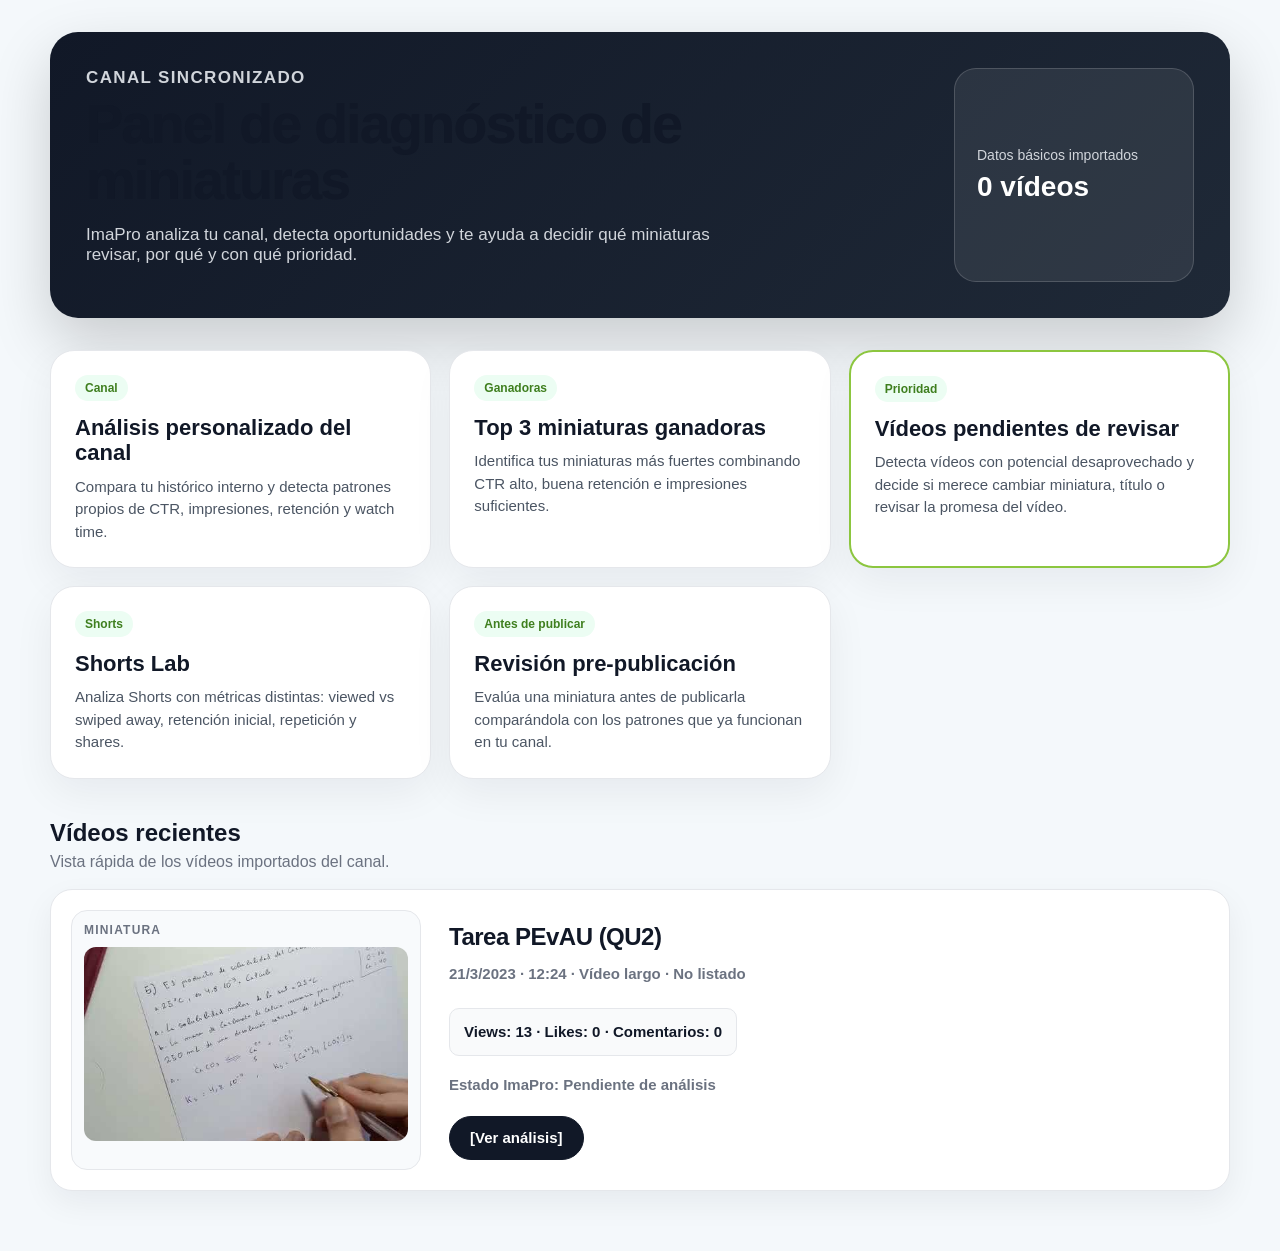
<file: Datos/frontend/index.html>
<!DOCTYPE html>
<html lang="es">
<head>
  <meta charset="UTF-8">
  <meta name="viewport" content="width=device-width, initial-scale=1.0">
  <title>ImaPro | Panel de diagnóstico</title>
  <link rel="stylesheet" href="stilo.css">
</head>
<body>

  <section class="dashboard-hero">
    <div>
      <p class="eyebrow">Canal sincronizado</p>
      <h1>Panel de diagnóstico de miniaturas</h1>
      <p>
        ImaPro analiza tu canal, detecta oportunidades y te ayuda a decidir
        qué miniaturas revisar, por qué y con qué prioridad.
      </p>
    </div>

    <div class="channel-status">
      <span>Datos básicos importados</span>
      <strong id="videosAnalizados">0 vídeos</strong>
    </div>
  </section>

  <section class="module-grid">
    <a class="module-card" href="analisis-canal.html">
      <span class="module-tag">Canal</span>
      <h2>Análisis personalizado del canal</h2>
      <p>
        Compara tu histórico interno y detecta patrones propios de CTR,
        impresiones, retención y watch time.
      </p>
    </a>

    <a class="module-card" href="top-miniaturas.html">
      <span class="module-tag">Ganadoras</span>
      <h2>Top 3 miniaturas ganadoras</h2>
      <p>
        Identifica tus miniaturas más fuertes combinando CTR alto,
        buena retención e impresiones suficientes.
      </p>
    </a>

    <a class="module-card module-card-highlight" href="pendientes.html">
      <span class="module-tag">Prioridad</span>
      <h2>Vídeos pendientes de revisar</h2>
      <p>
        Detecta vídeos con potencial desaprovechado y decide si merece cambiar
        miniatura, título o revisar la promesa del vídeo.
      </p>
    </a>

    <a class="module-card" href="shorts.html">
      <span class="module-tag">Shorts</span>
      <h2>Shorts Lab</h2>
      <p>
        Analiza Shorts con métricas distintas: viewed vs swiped away,
        retención inicial, repetición y shares.
      </p>
    </a>

    <a class="module-card" href="prepublicacion.html">
      <span class="module-tag">Antes de publicar</span>
      <h2>Revisión pre-publicación</h2>
      <p>
        Evalúa una miniatura antes de publicarla comparándola con los patrones
        que ya funcionan en tu canal.
      </p>
    </a>
  </section>

  <section class="recent-videos-section">
    <div class="section-heading">
      <h2>Vídeos recientes</h2>
      <p>Vista rápida de los vídeos importados del canal.</p>
    </div>

    <div id="videosContainer" class="videos-grid"></div>
  </section>

  <script src="script.js"></script>
</body>
</html>
</file>
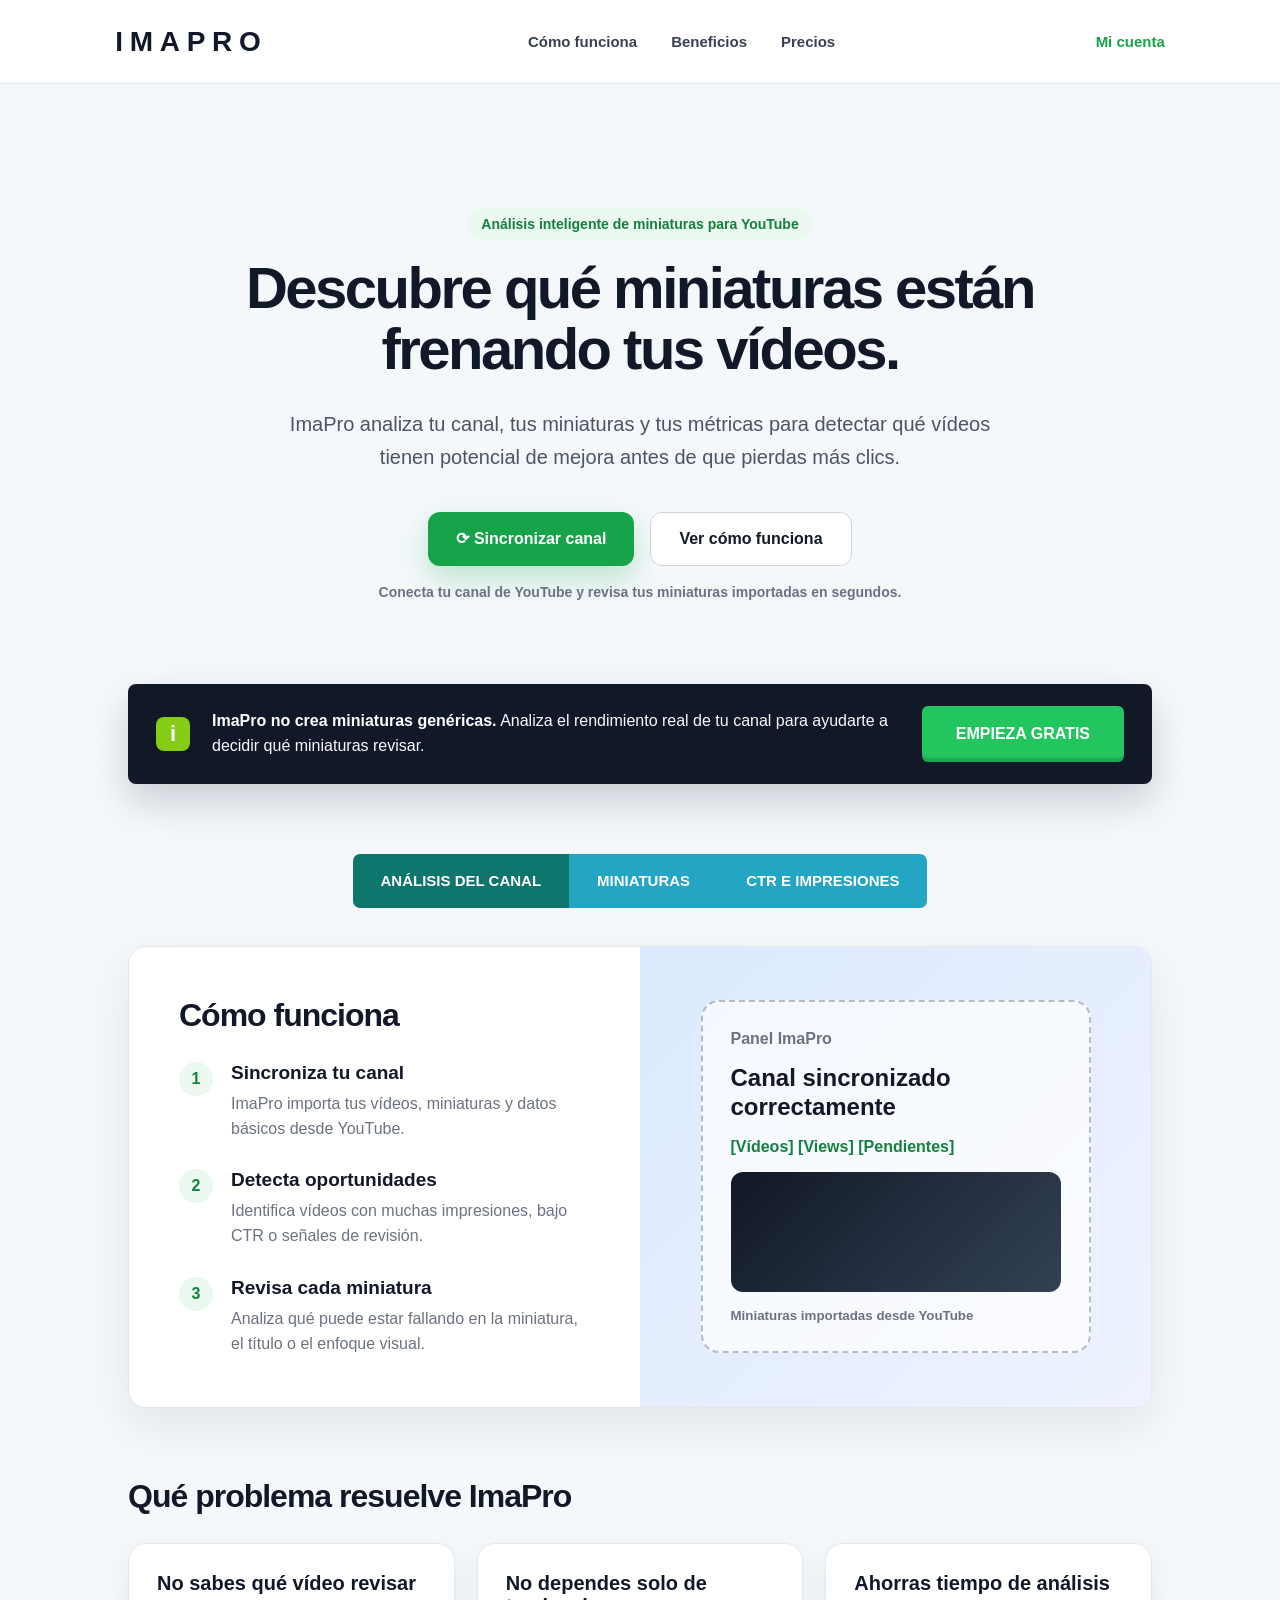
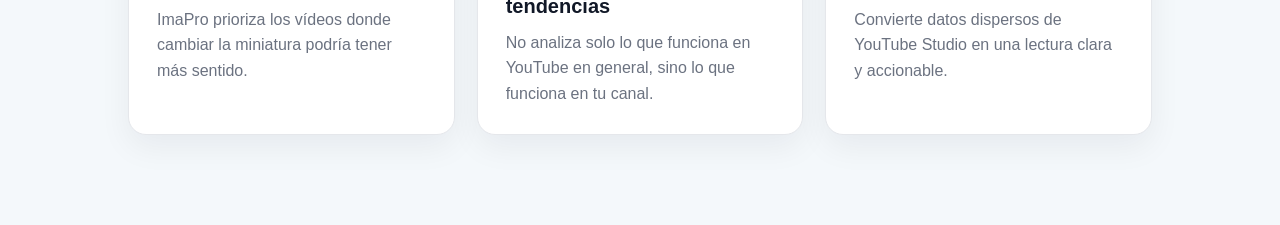
<file: Datos/frontend/landing.html>
<!DOCTYPE html>
<html lang="es">
<head>
  <meta charset="UTF-8" />
  <meta name="viewport" content="width=device-width, initial-scale=1.0" />
  <title>ImaPro - Optimiza tus miniaturas</title>
  <link rel="stylesheet" href="stilo.css" />
</head>

<body class="landing-body">

  <header class="landing-header">
    <div class="landing-logo">IMAPRO</div>

    <nav class="landing-nav">
      <a href="#como-funciona">Cómo funciona</a>
      <a href="#beneficios">Beneficios</a>
      <a href="#precios">Precios</a>
    </nav>

    <a href="index.html" class="landing-login">Mi cuenta</a>
  </header>

  <main class="landing-main">

    <section class="landing-hero">
      <p class="landing-kicker">Análisis inteligente de miniaturas para YouTube</p>

      <h1>
        Descubre qué miniaturas están frenando tus vídeos.
      </h1>

      <p class="landing-subtitle">
        ImaPro analiza tu canal, tus miniaturas y tus métricas para detectar qué vídeos
        tienen potencial de mejora antes de que pierdas más clics.
      </p>

      <div class="landing-actions">
        <a href="index.html" class="primary-cta">⟳ Sincronizar canal</a>
        <a href="#como-funciona" class="secondary-cta">Ver cómo funciona</a>
      </div>

      <p class="landing-note">
        Conecta tu canal de YouTube y revisa tus miniaturas importadas en segundos.
      </p>
    </section>

    <section class="landing-alert">
      <div class="alert-icon">i</div>

      <div class="alert-text">
        <strong>ImaPro no crea miniaturas genéricas.</strong>
        Analiza el rendimiento real de tu canal para ayudarte a decidir qué miniaturas revisar.
      </div>

      <a href="index.html" class="alert-button">EMPIEZA GRATIS</a>
    </section>

    <section class="landing-tabs">
      <button class="landing-tab active">ANÁLISIS DEL CANAL</button>
      <button class="landing-tab">MINIATURAS</button>
      <button class="landing-tab">CTR E IMPRESIONES</button>
    </section>

    <section class="landing-preview" id="como-funciona">
      <div class="preview-card">
        <h2>Cómo funciona</h2>

        <div class="steps">
          <div class="step">
            <span>1</span>
            <div>
              <h3>Sincroniza tu canal</h3>
              <p>ImaPro importa tus vídeos, miniaturas y datos básicos desde YouTube.</p>
            </div>
          </div>

          <div class="step">
            <span>2</span>
            <div>
              <h3>Detecta oportunidades</h3>
              <p>Identifica vídeos con muchas impresiones, bajo CTR o señales de revisión.</p>
            </div>
          </div>

          <div class="step">
            <span>3</span>
            <div>
              <h3>Revisa cada miniatura</h3>
              <p>Analiza qué puede estar fallando en la miniatura, el título o el enfoque visual.</p>
            </div>
          </div>
        </div>
      </div>

      <div class="upload-preview">
        <div class="upload-box">
          <p>Panel ImaPro</p>
          <strong>Canal sincronizado correctamente</strong>
          <span>[Vídeos] [Views] [Pendientes]</span>
          <div class="fake-thumbnail"></div>
          <small>Miniaturas importadas desde YouTube</small>
        </div>
      </div>
    </section>

    <section class="landing-benefits" id="beneficios">
      <h2>Qué problema resuelve ImaPro</h2>

      <div class="benefit-grid">
        <div class="benefit-card">
          <h3>No sabes qué vídeo revisar</h3>
          <p>ImaPro prioriza los vídeos donde cambiar la miniatura podría tener más sentido.</p>
        </div>

        <div class="benefit-card">
          <h3>No dependes solo de tendencias</h3>
          <p>No analiza solo lo que funciona en YouTube en general, sino lo que funciona en tu canal.</p>
        </div>

        <div class="benefit-card">
          <h3>Ahorras tiempo de análisis</h3>
          <p>Convierte datos dispersos de YouTube Studio en una lectura clara y accionable.</p>
        </div>
      </div>
    </section>

  </main>

</body>
</html>
</file>
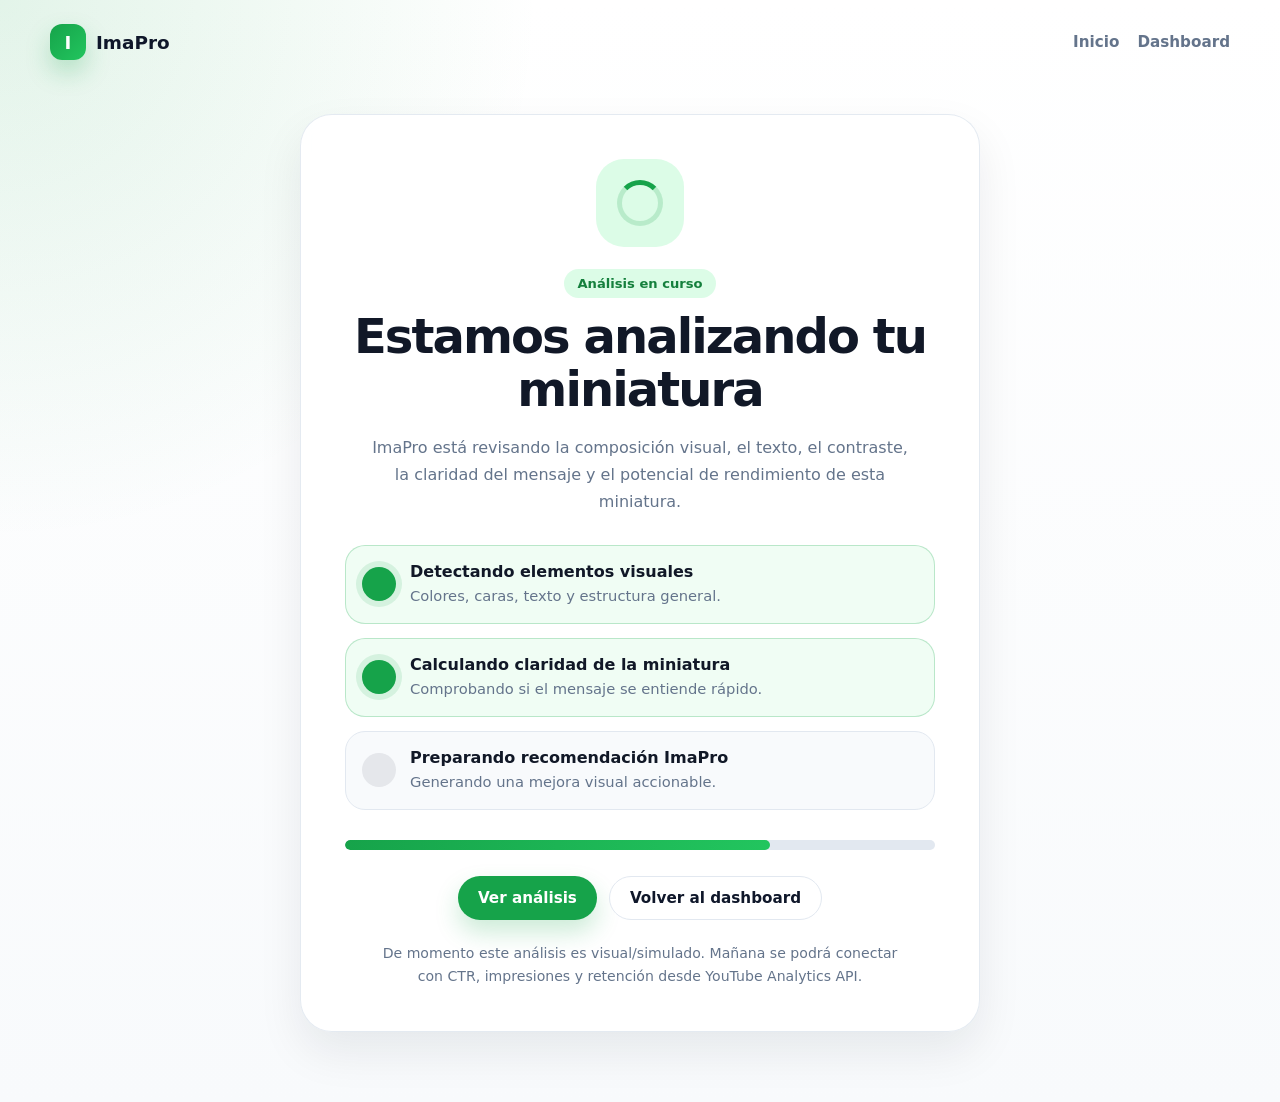
<file: Datos/frontend/loading.html>
<!DOCTYPE html>
<html lang="es">
<head>
  <meta charset="UTF-8" />
  <meta name="viewport" content="width=device-width, initial-scale=1.0" />
  <title>Analizando miniatura | ImaPro</title>
  <link rel="stylesheet" href="stilo.css" />
</head>

<body class="imap-body">

  <header class="imap-topbar">
    <div class="imap-brand">
      <div class="imap-logo">I</div>
      <span>ImaPro</span>
    </div>

    <nav class="imap-nav">
      <a href="landing.html">Inicio</a>
      <a href="index.html">Dashboard</a>
    </nav>
  </header>

  <main class="loading-page">

    <section class="loading-card">

      <div class="loading-icon-wrapper">
        <div class="loading-spinner"></div>
      </div>

      <p class="loading-label">Análisis en curso</p>

      <h1>Estamos analizando tu miniatura</h1>

      <p class="loading-description">
        ImaPro está revisando la composición visual, el texto, el contraste,
        la claridad del mensaje y el potencial de rendimiento de esta miniatura.
      </p>

      <div class="analysis-steps">
        <div class="analysis-step active">
          <span class="step-dot"></span>
          <div>
            <strong>Detectando elementos visuales</strong>
            <p>Colores, caras, texto y estructura general.</p>
          </div>
        </div>

        <div class="analysis-step active">
          <span class="step-dot"></span>
          <div>
            <strong>Calculando claridad de la miniatura</strong>
            <p>Comprobando si el mensaje se entiende rápido.</p>
          </div>
        </div>

        <div class="analysis-step">
          <span class="step-dot"></span>
          <div>
            <strong>Preparando recomendación ImaPro</strong>
            <p>Generando una mejora visual accionable.</p>
          </div>
        </div>
      </div>

      <div class="loading-progress">
        <div class="loading-progress-bar"></div>
      </div>

      <div class="loading-actions">
        <a id="go-detail-btn" class="primary-btn" href="detalle.html">
          Ver análisis
        </a>

        <a class="secondary-btn" href="index.html">
          Volver al dashboard
        </a>
      </div>

      <p class="loading-note">
        De momento este análisis es visual/simulado. Mañana se podrá conectar con
        CTR, impresiones y retención desde YouTube Analytics API.
      </p>

    </section>

  </main>

  <script src="script.js"></script>
</body>
</html>
</file>
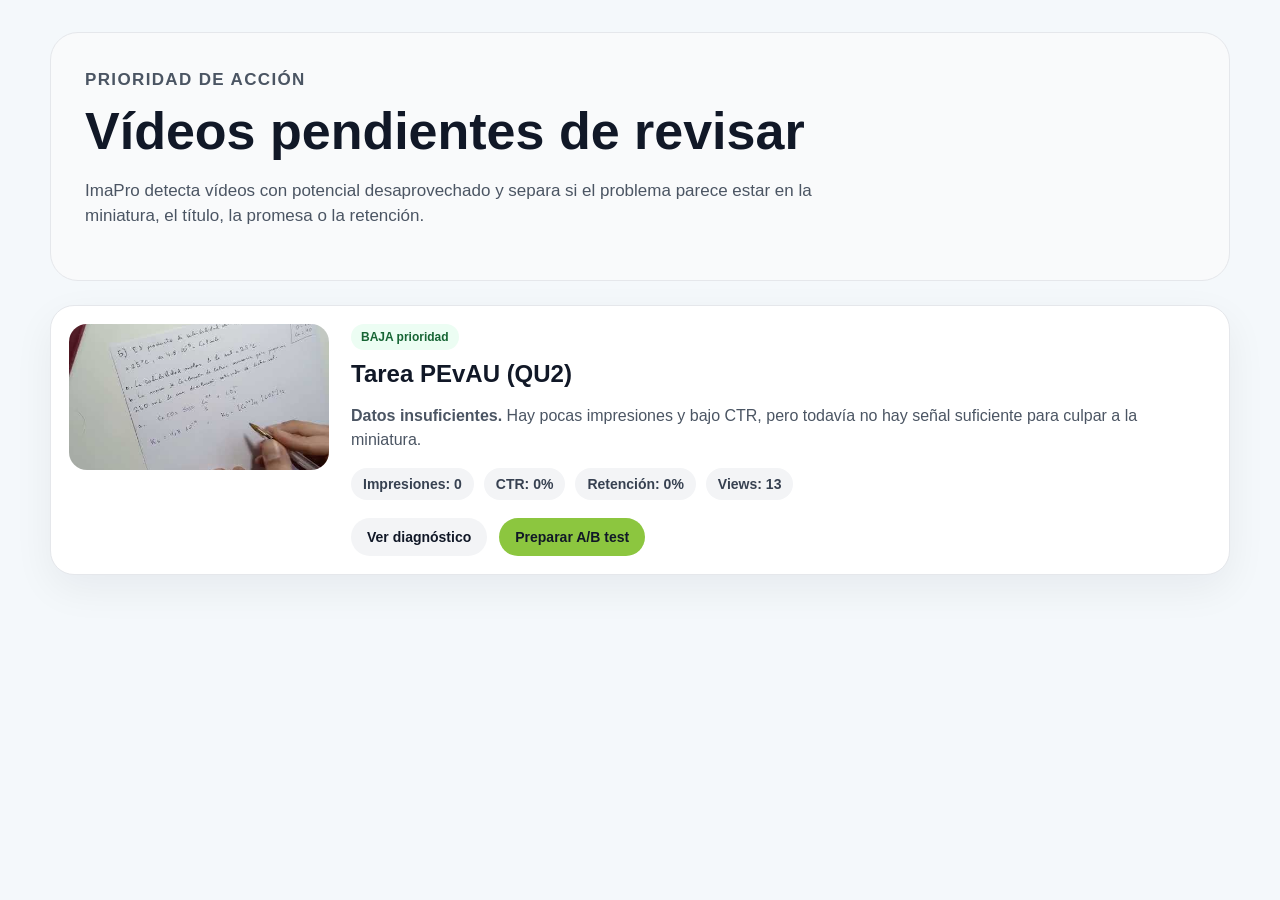
<file: Datos/frontend/pendientes.html>
<!DOCTYPE html>
<html lang="es">
<head>
  <meta charset="UTF-8">
  <meta name="viewport" content="width=device-width, initial-scale=1.0">
  <title>Vídeos pendientes de revisar | ImaPro</title>
  <link rel="stylesheet" href="stilo.css">
</head>
<body>

  <main>
    <section class="page-hero">
      <p class="eyebrow">Prioridad de acción</p>
      <h1>Vídeos pendientes de revisar</h1>
      <p>
        ImaPro detecta vídeos con potencial desaprovechado y separa si el problema
        parece estar en la miniatura, el título, la promesa o la retención.
      </p>
    </section>

    <section id="pendientesContainer" class="diagnosis-list"></section>
  </main>

  <script src="script.js"></script>
</body>
</html>
</file>
<file: Datos/frontend/stilo.css>
* {
  box-sizing: border-box;
}

:root {
  --bg: #f4f8fb;
  --panel: #ffffff;
  --panel-soft: #f8fafc;
  --text: #111827;
  --muted: #6b7280;
  --muted-dark: #374151;
  --border: #e5e7eb;
  --border-strong: #d1d5db;
  --green: #16a34a;
  --green-dark: #15803d;
  --green-soft: #eaf8ef;
  --blue: #22a6c4;
  --blue-dark: #0f766e;
  --dark: #111827;
  --shadow: 0 18px 45px rgba(15, 23, 42, 0.08);
  --shadow-soft: 0 12px 32px rgba(15, 23, 42, 0.06);
  --radius-lg: 22px;
  --radius-md: 16px;
  --radius-sm: 10px;
}

body {
  margin: 0;
  font-family: Inter, Arial, Helvetica, sans-serif;
  color: var(--text);
  background: var(--bg);
}

/* ==========================
   DASHBOARD POST-SINCRONIZACIÓN
========================== */

.dashboard-body {
  min-height: 100vh;
  background:
    radial-gradient(circle at top left, rgba(22, 163, 74, 0.10), transparent 30%),
    linear-gradient(180deg, #f8fafc 0%, #f4f8fb 100%);
}

/* HEADER */

.dashboard-header {
  width: 100%;
  height: 84px;
  padding: 0 9%;
  display: flex;
  align-items: center;
  justify-content: space-between;
  background: #ffffff;
  border-bottom: 1px solid var(--border);
  position: sticky;
  top: 0;
  z-index: 10;
}

.dashboard-logo {
  color: var(--dark);
  text-decoration: none;
  font-size: 28px;
  font-weight: 900;
  letter-spacing: 0.24em;
}

.dashboard-nav {
  display: flex;
  align-items: center;
  gap: 30px;
}

.dashboard-nav a {
  color: var(--muted-dark);
  text-decoration: none;
  font-size: 15px;
  font-weight: 700;
}

.dashboard-nav a:hover,
.dashboard-nav a.active {
  color: var(--green);
}

.sync-button {
  min-height: 46px;
  padding: 0 20px;
  border-radius: 12px;
  border: 1px solid rgba(22, 163, 74, 0.25);
  background: var(--green-soft);
  color: var(--green-dark);
  font-family: inherit;
  font-size: 15px;
  font-weight: 900;
  cursor: pointer;
  transition: all 0.18s ease;
}

.sync-button:hover {
  background: #dcfce7;
  transform: translateY(-2px);
  box-shadow: 0 10px 24px rgba(22, 163, 74, 0.16);
}

/* MAIN */

.dashboard-main {
  width: 82%;
  max-width: 1180px;
  margin: 0 auto;
  padding: 54px 0 90px;
}

/* HERO */

.dashboard-hero {
  display: grid;
  grid-template-columns: 1.5fr 0.85fr;
  gap: 34px;
  align-items: stretch;
  margin-bottom: 30px;
}

.dashboard-hero-content {
  padding: 46px 48px;
  border-radius: var(--radius-lg);
  background: #ffffff;
  border: 1px solid var(--border);
  box-shadow: var(--shadow);
}

.dashboard-kicker,
.section-kicker {
  display: inline-block;
  margin: 0 0 18px;
  padding: 8px 14px;
  border-radius: 999px;
  background: var(--green-soft);
  color: var(--green-dark);
  font-size: 14px;
  font-weight: 900;
}

.dashboard-hero h1 {
  max-width: 740px;
  margin: 0;
  color: var(--dark);
  font-size: 48px;
  line-height: 1.05;
  letter-spacing: -2px;
}

.dashboard-subtitle {
  max-width: 760px;
  margin: 24px 0 0;
  color: #4b5563;
  font-size: 18px;
  line-height: 1.65;
  font-weight: 500;
}

.dashboard-hero-card {
  padding: 34px;
  border-radius: var(--radius-lg);
  background: var(--dark);
  color: #ffffff;
  box-shadow: 0 18px 38px rgba(15, 23, 42, 0.18);
  display: flex;
  flex-direction: column;
  justify-content: center;
}

.hero-card-label {
  width: fit-content;
  margin-bottom: 18px;
  padding: 7px 12px;
  border-radius: 999px;
  background: rgba(34, 197, 94, 0.14);
  color: #86efac;
  font-size: 13px;
  font-weight: 900;
}

.dashboard-hero-card strong {
  display: block;
  margin-bottom: 14px;
  font-size: 26px;
  line-height: 1.15;
  letter-spacing: -0.8px;
}

.dashboard-hero-card p {
  margin: 0;
  color: #d1d5db;
  font-size: 15px;
  line-height: 1.6;
}

/* MÉTRICAS */

.dashboard-metrics {
  display: grid;
  grid-template-columns: repeat(3, 1fr);
  gap: 22px;
  margin-bottom: 28px;
}

.dashboard-metric-card {
  min-height: 148px;
  padding: 26px;
  border-radius: var(--radius-md);
  background: #ffffff;
  border: 1px solid var(--border);
  box-shadow: var(--shadow-soft);
}

.metric-label {
  display: block;
  margin-bottom: 12px;
  color: var(--muted);
  font-size: 14px;
  font-weight: 900;
  text-transform: uppercase;
  letter-spacing: 0.06em;
}

.dashboard-metric-card strong {
  display: block;
  margin-bottom: 8px;
  color: var(--dark);
  font-size: 42px;
  line-height: 1;
  letter-spacing: -1.5px;
}

.dashboard-metric-card small {
  color: var(--muted);
  font-size: 14px;
  font-weight: 600;
}

/* AVISO */

.dashboard-alert {
  min-height: 94px;
  margin-bottom: 32px;
  padding: 22px 28px;
  display: grid;
  grid-template-columns: auto 1fr;
  align-items: center;
  gap: 20px;
  border-radius: 10px;
  background: var(--dark);
  color: #ffffff;
  box-shadow: 0 18px 38px rgba(15, 23, 42, 0.16);
}

.alert-icon {
  width: 34px;
  height: 34px;
  border-radius: 8px;
  display: flex;
  align-items: center;
  justify-content: center;
  background: #84cc16;
  color: #ffffff;
  font-size: 22px;
  font-weight: 900;
}

.alert-text {
  color: #f9fafb;
  font-size: 16px;
  line-height: 1.55;
}

.alert-text strong {
  color: #ffffff;
}

/* CONTROLES */

.dashboard-controls {
  margin-bottom: 18px;
  padding: 30px;
  border-radius: var(--radius-lg);
  background: #ffffff;
  border: 1px solid var(--border);
  box-shadow: var(--shadow-soft);
  display: flex;
  align-items: flex-end;
  justify-content: space-between;
  gap: 24px;
}

.dashboard-controls h2 {
  margin: 0;
  color: var(--dark);
  font-size: 32px;
  letter-spacing: -1px;
}

.search-wrapper {
  min-width: 340px;
}

.search-label {
  position: absolute;
  width: 1px;
  height: 1px;
  padding: 0;
  margin: -1px;
  overflow: hidden;
  clip: rect(0, 0, 0, 0);
  white-space: nowrap;
  border: 0;
}

.search-box {
  width: 100%;
  height: 48px;
  display: block;
  padding: 0 16px;
  border: 1px solid var(--border-strong);
  border-radius: 999px;
  background: #ffffff;
  color: var(--text);
  font-family: inherit;
  font-size: 15px;
  font-weight: 650;
  outline: none;
  transition: all 0.18s ease;
}

.search-box::placeholder {
  color: #9ca3af;
  opacity: 1;
}

.search-box:focus {
  border-color: rgba(22, 163, 74, 0.65);
  box-shadow: 0 0 0 4px rgba(22, 163, 74, 0.12);
}

/* TABS */

.dashboard-tabs {
  display: flex;
  flex-wrap: wrap;
  gap: 10px;
  margin-bottom: 22px;
}

.dashboard-tab {
  min-height: 42px;
  padding: 0 18px;
  border: 1px solid var(--border);
  border-radius: 999px;
  background: #ffffff;
  color: var(--muted-dark);
  font-family: inherit;
  font-size: 14px;
  font-weight: 900;
  cursor: pointer;
  transition: all 0.18s ease;
}

.dashboard-tab:hover,
.dashboard-tab.active {
  background: var(--blue-dark);
  color: #ffffff;
  border-color: var(--blue-dark);
}

/* LISTA Y CARD DE VÍDEO */

.videos-container {
  display: flex;
  flex-direction: column;
  gap: 20px;
}

.video-card {
  display: flex;
  align-items: stretch;
  gap: 24px;
  padding: 20px;
  border: 1px solid var(--border);
  border-radius: var(--radius-lg);
  background: #ffffff;
  box-shadow: var(--shadow-soft);
  transition: all 0.18s ease;
}

.video-card:hover {
  transform: translateY(-2px);
  box-shadow: 0 20px 46px rgba(15, 23, 42, 0.10);
}

.thumbnail-box {
  width: 350px;
  min-height: 235px;
  padding: 12px;
  border: 1px solid var(--border);
  border-radius: var(--radius-md);
  background: var(--panel-soft);
  flex: 0 0 auto;
}

.thumbnail-title {
  margin-bottom: 10px;
  font-size: 12px;
  font-weight: 900;
  color: var(--muted);
  text-transform: uppercase;
  letter-spacing: 0.10em;
}

.thumbnail-image,
.thumbnail-placeholder {
  width: 100%;
  height: 194px;
  display: block;
  object-fit: cover;
  border-radius: 12px;
  background: linear-gradient(135deg, #e5e7eb 0%, #f3f4f6 100%);
}

.video-info {
  flex: 1;
  max-width: 720px;
  padding: 10px 4px;
  font-family: inherit;
  font-weight: 600;
  font-size: 16px;
  line-height: 1.45;
}

.video-title {
  margin-bottom: 8px;
  color: var(--dark);
  font-size: 24px;
  font-weight: 900;
  letter-spacing: -0.5px;
}

.video-meta {
  margin-bottom: 24px;
  color: var(--muted);
  font-size: 15px;
  font-weight: 650;
}

.video-stats {
  margin-bottom: 18px;
  padding: 12px 14px;
  display: inline-block;
  border-radius: var(--radius-sm);
  background: #f9fafb;
  border: 1px solid var(--border);
  color: var(--dark);
  font-size: 15px;
  font-weight: 800;
}

.video-status {
  margin-bottom: 20px;
  color: var(--muted);
  font-size: 15px;
  font-weight: 650;
}

.analysis-button {
  min-height: 44px;
  padding: 0 20px;
  display: inline-flex;
  align-items: center;
  justify-content: center;
  border: 1px solid var(--dark);
  border-radius: 999px;
  background: var(--dark);
  color: #ffffff;
  font-family: inherit;
  font-size: 15px;
  font-weight: 900;
  text-decoration: none;
  cursor: pointer;
  transition: all 0.18s ease;
}

.analysis-button:hover {
  background: #000000;
  transform: translateY(-2px);
  box-shadow: 0 10px 24px rgba(17, 24, 39, 0.18);
}

/* MENSAJES */

.loading-message,
.empty-message,
.error-message {
  margin: 0;
  padding: 18px 20px;
  border-radius: var(--radius-md);
  background: #ffffff;
  border: 1px solid var(--border);
  font-family: inherit;
  font-weight: 800;
  font-size: 16px;
  box-shadow: var(--shadow-soft);
}

.error-message {
  color: #b91c1c;
  background: #fef2f2;
  border-color: #fecaca;
}

/* ==========================
   LANDING PÚBLICA IMAPRO
========================== */

.landing-body {
  margin: 0;
  min-height: 100vh;
  background: #f4f8fb;
  font-family: Inter, Arial, Helvetica, sans-serif;
  color: #111827;
}

.landing-header {
  width: 100%;
  height: 84px;
  padding: 0 9%;
  display: flex;
  align-items: center;
  justify-content: space-between;
  background: #ffffff;
  border-bottom: 1px solid #e5e7eb;
  position: sticky;
  top: 0;
  z-index: 10;
}

.landing-logo {
  font-size: 28px;
  font-weight: 900;
  letter-spacing: 0.24em;
  color: #111827;
}

.landing-nav {
  display: flex;
  gap: 34px;
}

.landing-nav a {
  color: #374151;
  text-decoration: none;
  font-size: 15px;
  font-weight: 700;
}

.landing-nav a:hover {
  color: #16a34a;
}

.landing-login {
  text-decoration: none;
  color: #16a34a;
  font-weight: 800;
  font-size: 15px;
}

.landing-main {
  width: 100%;
}

.landing-hero {
  max-width: 980px;
  margin: 0 auto;
  padding: 110px 24px 70px;
  text-align: center;
}

.landing-kicker {
  display: inline-block;
  margin-bottom: 18px;
  padding: 8px 14px;
  border-radius: 999px;
  background: #eaf8ef;
  color: #15803d;
  font-size: 14px;
  font-weight: 800;
}

.landing-hero h1 {
  margin: 0 auto;
  max-width: 900px;
  font-size: 58px;
  line-height: 1.05;
  letter-spacing: -2.5px;
  color: #111827;
}

.landing-subtitle {
  max-width: 760px;
  margin: 28px auto 0;
  color: #4b5563;
  font-size: 20px;
  line-height: 1.65;
  font-weight: 500;
}

.landing-actions {
  display: flex;
  justify-content: center;
  gap: 16px;
  margin-top: 38px;
}

.primary-cta,
.secondary-cta {
  min-height: 54px;
  padding: 0 28px;
  display: inline-flex;
  align-items: center;
  justify-content: center;
  border-radius: 12px;
  text-decoration: none;
  font-size: 16px;
  font-weight: 900;
  transition: all 0.18s ease;
}

.primary-cta {
  background: #16a34a;
  color: #ffffff;
  box-shadow: 0 12px 28px rgba(22, 163, 74, 0.25);
}

.primary-cta:hover {
  background: #15803d;
  transform: translateY(-2px);
}

.secondary-cta {
  background: #ffffff;
  color: #111827;
  border: 1px solid #d1d5db;
}

.secondary-cta:hover {
  background: #f9fafb;
  transform: translateY(-2px);
}

.landing-note {
  margin-top: 18px;
  color: #6b7280;
  font-size: 14px;
  font-weight: 600;
}

.landing-alert {
  width: 80%;
  margin: 0 auto 70px;
  min-height: 100px;
  padding: 22px 28px;
  display: grid;
  grid-template-columns: auto 1fr auto;
  align-items: center;
  gap: 22px;
  border-radius: 8px;
  background: #111827;
  color: #ffffff;
  box-shadow: 0 18px 38px rgba(15, 23, 42, 0.18);
}

.alert-button {
  min-height: 56px;
  padding: 0 34px;
  border-radius: 6px;
  background: #22c55e;
  color: #ffffff;
  display: inline-flex;
  align-items: center;
  justify-content: center;
  text-decoration: none;
  font-size: 16px;
  font-weight: 900;
  box-shadow: inset 0 -4px 0 rgba(0, 0, 0, 0.14);
}

.alert-button:hover {
  background: #16a34a;
}

.landing-tabs {
  display: flex;
  justify-content: center;
  margin-bottom: 38px;
}

.landing-tab {
  min-height: 54px;
  padding: 0 28px;
  border: 0;
  background: #22a6c4;
  color: #ffffff;
  font-family: inherit;
  font-size: 15px;
  font-weight: 900;
  cursor: pointer;
}

.landing-tab:first-child {
  border-radius: 7px 0 0 7px;
}

.landing-tab:last-child {
  border-radius: 0 7px 7px 0;
}

.landing-tab.active {
  background: #0f766e;
}

.landing-preview {
  width: 80%;
  margin: 0 auto 70px;
  display: grid;
  grid-template-columns: 1fr 1fr;
  background: #ffffff;
  border-radius: 18px;
  overflow: hidden;
  border: 1px solid #e5e7eb;
  box-shadow: 0 18px 45px rgba(15, 23, 42, 0.08);
}

.preview-card {
  padding: 50px;
}

.preview-card h2,
.landing-benefits h2 {
  margin: 0 0 28px;
  font-size: 32px;
  letter-spacing: -1px;
}

.steps {
  display: flex;
  flex-direction: column;
  gap: 28px;
}

.step {
  display: flex;
  gap: 18px;
}

.step span {
  width: 34px;
  height: 34px;
  border-radius: 50%;
  flex: 0 0 auto;
  display: flex;
  align-items: center;
  justify-content: center;
  background: #eaf8ef;
  color: #15803d;
  font-weight: 900;
}

.step h3 {
  margin: 0 0 8px;
  font-size: 19px;
}

.step p {
  margin: 0;
  color: #6b7280;
  line-height: 1.55;
}

.upload-preview {
  padding: 50px;
  background: linear-gradient(135deg, #dbeafe 0%, #eef2ff 100%);
  display: flex;
  align-items: center;
  justify-content: center;
}

.upload-box {
  width: 100%;
  max-width: 390px;
  min-height: 330px;
  border: 2px dashed rgba(17, 24, 39, 0.28);
  border-radius: 18px;
  padding: 28px;
  background: rgba(255, 255, 255, 0.7);
  display: flex;
  flex-direction: column;
  gap: 16px;
}

.upload-box p {
  margin: 0;
  color: #6b7280;
  font-weight: 800;
}

.upload-box strong {
  font-size: 24px;
  line-height: 1.2;
}

.upload-box span {
  color: #15803d;
  font-weight: 900;
}

.fake-thumbnail {
  width: 100%;
  height: 120px;
  border-radius: 12px;
  background: linear-gradient(135deg, #111827 0%, #334155 100%);
}

.upload-box small {
  color: #6b7280;
  font-weight: 700;
}

.landing-benefits {
  width: 80%;
  margin: 0 auto 90px;
}

.benefit-grid {
  display: grid;
  grid-template-columns: repeat(3, 1fr);
  gap: 22px;
}

.benefit-card {
  padding: 28px;
  border-radius: 18px;
  background: #ffffff;
  border: 1px solid #e5e7eb;
  box-shadow: 0 12px 32px rgba(15, 23, 42, 0.06);
}

.benefit-card h3 {
  margin: 0 0 12px;
  font-size: 20px;
}

.benefit-card p {
  margin: 0;
  color: #6b7280;
  line-height: 1.6;
}

/* ==========================
   RESPONSIVE
========================== */

@media (max-width: 1000px) {
  .dashboard-header,
  .landing-header {
    height: auto;
    padding: 20px;
    flex-direction: column;
    gap: 18px;
  }

  .dashboard-nav,
  .landing-nav {
    flex-wrap: wrap;
    justify-content: center;
    gap: 18px;
  }

  .dashboard-main {
    width: calc(100% - 32px);
    padding-top: 32px;
  }

  .dashboard-hero {
    grid-template-columns: 1fr;
  }

  .dashboard-hero h1 {
    font-size: 36px;
  }

  .dashboard-metrics {
    grid-template-columns: 1fr;
  }

  .dashboard-controls {
    flex-direction: column;
    align-items: flex-start;
  }

  .search-wrapper {
    width: 100%;
    min-width: 0;
  }

  .video-card {
    flex-direction: column;
  }

  .thumbnail-box {
    width: 100%;
  }

  .thumbnail-image,
  .thumbnail-placeholder {
    height: 220px;
  }

  .landing-hero {
    padding-top: 70px;
  }

  .landing-hero h1 {
    font-size: 38px;
  }

  .landing-subtitle {
    font-size: 17px;
  }

  .landing-actions {
    flex-direction: column;
    align-items: center;
  }

  .primary-cta,
  .secondary-cta {
    width: 100%;
    max-width: 320px;
  }

  .landing-alert {
    width: calc(100% - 32px);
    grid-template-columns: 1fr;
    text-align: center;
  }

  .alert-icon {
    margin: 0 auto;
  }

  .landing-tabs {
    flex-direction: column;
    width: calc(100% - 32px);
    margin-left: auto;
    margin-right: auto;
  }

  .landing-tab,
  .landing-tab:first-child,
  .landing-tab:last-child {
    border-radius: 0;
  }

  .landing-preview {
    width: calc(100% - 32px);
    grid-template-columns: 1fr;
  }

  .preview-card,
  .upload-preview {
    padding: 28px;
  }

  .landing-benefits {
    width: calc(100% - 32px);
  }

  .benefit-grid {
    grid-template-columns: 1fr;
  }
}

/* ==========================
   FILTROS DASHBOARD
========================== */

.filter-panel {
  margin-bottom: 32px;
  padding: 28px;
  border-radius: var(--radius-lg);
  background: #ffffff;
  border: 1px solid var(--border);
  box-shadow: var(--shadow-soft);
  display: grid;
  grid-template-columns: 1fr;
  gap: 24px;
}

.filter-group {
  display: flex;
  flex-direction: column;
  gap: 12px;
}

.filter-title {
  color: var(--muted);
  font-size: 13px;
  font-weight: 900;
  text-transform: uppercase;
  letter-spacing: 0.08em;
}

.filter-buttons {
  display: flex;
  flex-wrap: wrap;
  gap: 10px;
}

.filter-btn {
  min-height: 42px;
  padding: 0 18px;
  border: 1px solid var(--border);
  border-radius: 999px;
  background: #ffffff;
  color: var(--muted-dark);
  font-family: inherit;
  font-size: 14px;
  font-weight: 900;
  cursor: pointer;
  transition: all 0.18s ease;
}

.filter-btn:hover,
.filter-btn.active {
  background: var(--blue-dark);
  color: #ffffff;
  border-color: var(--blue-dark);
  transform: translateY(-1px);
}

/* ==========================
   TOP 3 MINIATURAS
========================== */

.top-patterns-section {
  margin-bottom: 34px;
  padding: 34px;
  border-radius: var(--radius-lg);
  background: #ffffff;
  border: 1px solid var(--border);
  box-shadow: var(--shadow-soft);
}

.top-patterns-header {
  display: flex;
  align-items: flex-end;
  justify-content: space-between;
  gap: 24px;
  margin-bottom: 24px;
}

.top-patterns-header h2 {
  margin: 0;
  color: var(--dark);
  font-size: 32px;
  letter-spacing: -1px;
}

.top-patterns-header p {
  max-width: 460px;
  margin: 0;
  color: var(--muted);
  font-size: 15px;
  line-height: 1.55;
  font-weight: 600;
}

.top-videos-grid {
  display: grid;
  grid-template-columns: repeat(3, 1fr);
  gap: 18px;
  margin-bottom: 24px;
}

.top-video-card {
  padding: 14px;
  border-radius: var(--radius-md);
  border: 1px solid var(--border);
  background: var(--panel-soft);
}

.top-video-rank {
  display: inline-flex;
  align-items: center;
  justify-content: center;
  width: 34px;
  height: 34px;
  margin-bottom: 12px;
  border-radius: 50%;
  background: var(--green-soft);
  color: var(--green-dark);
  font-size: 14px;
  font-weight: 900;
}

.top-video-image {
  width: 100%;
  height: 125px;
  object-fit: cover;
  display: block;
  border-radius: 12px;
  margin-bottom: 12px;
  background: #e5e7eb;
}

.top-video-title {
  margin: 0 0 8px;
  color: var(--dark);
  font-size: 16px;
  font-weight: 900;
  line-height: 1.3;
}

.top-video-meta {
  margin: 0;
  color: var(--muted);
  font-size: 14px;
  font-weight: 700;
}

.common-patterns-card {
  padding: 24px;
  border-radius: var(--radius-md);
  background: var(--dark);
  color: #ffffff;
}

.common-patterns-card h3 {
  margin: 0 0 16px;
  font-size: 22px;
  letter-spacing: -0.5px;
}

.common-patterns-card ul {
  margin: 0;
  padding-left: 20px;
}

.common-patterns-card li {
  margin-bottom: 10px;
  color: #f9fafb;
  font-weight: 650;
  line-height: 1.5;
}

.patterns-note {
  margin: 18px 0 0;
  color: #d1d5db;
  font-size: 14px;
  line-height: 1.55;
}

/* ==========================
   RESPONSIVE NUEVAS SECCIONES
========================== */

@media (max-width: 1000px) {
  .top-patterns-header {
    flex-direction: column;
    align-items: flex-start;
  }

  .top-videos-grid {
    grid-template-columns: 1fr;
  }

  .filter-panel {
    padding: 22px;
  }
}

/* ==========================
   BOTÓN LINK HEADER
========================== */

.sync-link-button {
  min-height: 46px;
  padding: 0 20px;
  border-radius: 12px;
  border: 1px solid rgba(22, 163, 74, 0.25);
  background: var(--green-soft);
  color: var(--green-dark);
  font-family: inherit;
  font-size: 15px;
  font-weight: 900;
  cursor: pointer;
  text-decoration: none;
  display: inline-flex;
  align-items: center;
  justify-content: center;
  transition: all 0.18s ease;
}

.sync-link-button:hover {
  background: #dcfce7;
  transform: translateY(-2px);
  box-shadow: 0 10px 24px rgba(22, 163, 74, 0.16);
}

/* ==========================
   LOADING / ANALYSIS SCREEN
========================== */

.analysis-loading-body {
  min-height: 100vh;
  background:
    radial-gradient(circle at top left, rgba(22, 163, 74, 0.10), transparent 30%),
    linear-gradient(180deg, #f8fafc 0%, #f4f8fb 100%);
}

.loading-main {
  width: 82%;
  max-width: 980px;
  margin: 0 auto;
  padding: 70px 0 90px;
}

.loading-card {
  padding: 54px;
  border-radius: var(--radius-lg);
  background: #ffffff;
  border: 1px solid var(--border);
  box-shadow: var(--shadow);
  text-align: center;
}

.loading-icon {
  display: flex;
  justify-content: center;
  margin-bottom: 22px;
}

.loader-ring {
  width: 74px;
  height: 74px;
  border-radius: 50%;
  border: 7px solid #e5e7eb;
  border-top-color: var(--green);
  animation: spinLoader 1s linear infinite;
}

@keyframes spinLoader {
  to {
    transform: rotate(360deg);
  }
}

.loading-card h1 {
  margin: 0;
  color: var(--dark);
  font-size: 46px;
  line-height: 1.1;
  letter-spacing: -1.8px;
}

.loading-subtitle {
  max-width: 620px;
  margin: 20px auto 34px;
  color: var(--muted);
  font-size: 18px;
  line-height: 1.6;
  font-weight: 600;
}

.analysis-steps {
  max-width: 720px;
  margin: 0 auto 34px;
  display: flex;
  flex-direction: column;
  gap: 16px;
  text-align: left;
}

.analysis-step {
  display: flex;
  gap: 16px;
  padding: 18px;
  border-radius: var(--radius-md);
  border: 1px solid var(--border);
  background: #f9fafb;
}

.analysis-step span {
  width: 34px;
  height: 34px;
  border-radius: 50%;
  flex: 0 0 auto;
  display: flex;
  align-items: center;
  justify-content: center;
  background: #e5e7eb;
  color: var(--muted-dark);
  font-weight: 900;
}

.analysis-step.active span {
  background: var(--green-soft);
  color: var(--green-dark);
}

.analysis-step strong {
  display: block;
  margin-bottom: 5px;
  color: var(--dark);
  font-size: 16px;
}

.analysis-step p {
  margin: 0;
  color: var(--muted);
  font-size: 14px;
  line-height: 1.5;
}

.loading-actions {
  display: flex;
  justify-content: center;
  gap: 14px;
}

/* ==========================
   DETALLE VIDEO SCREEN
========================== */

.detail-body {
  min-height: 100vh;
  background:
    radial-gradient(circle at top left, rgba(34, 166, 196, 0.10), transparent 30%),
    linear-gradient(180deg, #f8fafc 0%, #f4f8fb 100%);
}

.detail-main {
  width: 82%;
  max-width: 1220px;
  margin: 0 auto;
  padding: 54px 0 90px;
}

.detail-hero {
  display: grid;
  grid-template-columns: 1.4fr 0.9fr;
  gap: 30px;
  margin-bottom: 30px;
}

.detail-hero > div:first-child {
  padding: 46px 48px;
  border-radius: var(--radius-lg);
  background: #ffffff;
  border: 1px solid var(--border);
  box-shadow: var(--shadow);
}

.detail-hero h1 {
  margin: 0;
  color: var(--dark);
  font-size: 48px;
  line-height: 1.05;
  letter-spacing: -2px;
}

.detail-subtitle {
  max-width: 760px;
  margin: 24px 0 0;
  color: #4b5563;
  font-size: 18px;
  line-height: 1.65;
  font-weight: 500;
}

.detail-status-card {
  padding: 34px;
  border-radius: var(--radius-lg);
  background: var(--dark);
  color: #ffffff;
  box-shadow: 0 18px 38px rgba(15, 23, 42, 0.18);
  display: flex;
  flex-direction: column;
  justify-content: center;
}

.detail-status-card span {
  width: fit-content;
  margin-bottom: 18px;
  padding: 7px 12px;
  border-radius: 999px;
  background: rgba(34, 197, 94, 0.14);
  color: #86efac;
  font-size: 13px;
  font-weight: 900;
}

.detail-status-card strong {
  display: block;
  margin-bottom: 14px;
  font-size: 26px;
  line-height: 1.15;
  letter-spacing: -0.8px;
}

.detail-status-card p {
  margin: 0;
  color: #d1d5db;
  font-size: 15px;
  line-height: 1.6;
}

.detail-layout {
  display: grid;
  grid-template-columns: 380px 1fr;
  gap: 28px;
  align-items: start;
}

.detail-thumbnail-panel {
  padding: 22px;
  border-radius: var(--radius-lg);
  background: #ffffff;
  border: 1px solid var(--border);
  box-shadow: var(--shadow-soft);
  position: sticky;
  top: 110px;
}

.detail-thumbnail-label {
  margin-bottom: 14px;
  color: var(--muted);
  font-size: 13px;
  font-weight: 900;
  text-transform: uppercase;
  letter-spacing: 0.08em;
}

.detail-thumbnail-box {
  border-radius: var(--radius-md);
  overflow: hidden;
  background: #e5e7eb;
  border: 1px solid var(--border);
}

.detail-thumbnail-image {
  width: 100%;
  height: 220px;
  display: block;
  object-fit: cover;
}

.thumbnail-actions {
  margin-top: 18px;
  display: flex;
  flex-direction: column;
  gap: 10px;
}

.thumbnail-actions button {
  min-height: 44px;
  border: 1px solid var(--border);
  border-radius: 999px;
  background: #ffffff;
  color: var(--dark);
  font-family: inherit;
  font-size: 14px;
  font-weight: 900;
  cursor: pointer;
}

.thumbnail-actions button:hover {
  background: #f9fafb;
}

.detail-content {
  display: flex;
  flex-direction: column;
  gap: 26px;
}

.detail-metrics-grid {
  display: grid;
  grid-template-columns: repeat(3, 1fr);
  gap: 18px;
}

.detail-metric-card {
  min-height: 145px;
  padding: 22px;
  border-radius: var(--radius-md);
  background: #ffffff;
  border: 1px solid var(--border);
  box-shadow: var(--shadow-soft);
}

.detail-metric-card span {
  display: block;
  margin-bottom: 12px;
  color: var(--muted);
  font-size: 13px;
  font-weight: 900;
  text-transform: uppercase;
  letter-spacing: 0.08em;
}

.detail-metric-card strong {
  display: block;
  margin-bottom: 8px;
  color: var(--dark);
  font-size: 28px;
  letter-spacing: -1px;
}

.detail-metric-card small {
  color: var(--muted);
  font-size: 13px;
  line-height: 1.4;
  font-weight: 650;
}

.detail-metric-card.locked {
  background: #f9fafb;
}

.comparison-panel,
.recommendation-panel {
  padding: 30px;
  border-radius: var(--radius-lg);
  background: #ffffff;
  border: 1px solid var(--border);
  box-shadow: var(--shadow-soft);
}

.comparison-header h2,
.recommendation-panel h2 {
  margin: 0 0 22px;
  color: var(--dark);
  font-size: 30px;
  letter-spacing: -1px;
}

.comparison-list {
  display: flex;
  flex-direction: column;
  gap: 16px;
}

.comparison-item {
  display: flex;
  gap: 14px;
  padding: 18px;
  border-radius: var(--radius-md);
  background: #f9fafb;
  border: 1px solid var(--border);
}

.comparison-dot {
  width: 13px;
  height: 13px;
  margin-top: 5px;
  border-radius: 50%;
  flex: 0 0 auto;
}

.comparison-dot.neutral {
  background: #94a3b8;
}

.comparison-dot.warning {
  background: #f59e0b;
}

.comparison-dot.success {
  background: #22c55e;
}

.comparison-item strong {
  display: block;
  margin-bottom: 6px;
  color: var(--dark);
  font-size: 16px;
}

.comparison-item p {
  margin: 0;
  color: var(--muted);
  font-size: 14px;
  line-height: 1.55;
  font-weight: 600;
}

.recommendation-panel p {
  margin: 0 0 20px;
  color: var(--muted);
  font-size: 16px;
  line-height: 1.65;
  font-weight: 600;
}

.recommendation-box {
  padding: 20px;
  border-radius: var(--radius-md);
  background: var(--green-soft);
  border: 1px solid rgba(22, 163, 74, 0.20);
  display: flex;
  flex-direction: column;
  gap: 8px;
}

.recommendation-box strong {
  color: var(--green-dark);
}

.recommendation-box span {
  color: var(--muted-dark);
  line-height: 1.55;
  font-weight: 650;
}

/* ==========================
   RESPONSIVE DETALLE / LOADING
========================== */

@media (max-width: 1000px) {
  .loading-main,
  .detail-main {
    width: calc(100% - 32px);
  }

  .loading-card {
    padding: 32px;
  }

  .loading-card h1,
  .detail-hero h1 {
    font-size: 36px;
  }

  .loading-actions {
    flex-direction: column;
    align-items: center;
  }

  .detail-hero {
    grid-template-columns: 1fr;
  }

  .detail-layout {
    grid-template-columns: 1fr;
  }

  .detail-thumbnail-panel {
    position: static;
  }

  .detail-metrics-grid {
    grid-template-columns: 1fr;
  }
}

/* =========================================================
   ImaPro - Loading y Detalle
   Pegar al final de stilo.css
========================================================= */

:root {
  --imap-green: #16a34a;
  --imap-green-dark: #15803d;
  --imap-green-soft: #dcfce7;
  --imap-bg: #f8fafc;
  --imap-card: #ffffff;
  --imap-text: #0f172a;
  --imap-muted: #64748b;
  --imap-border: #e2e8f0;
  --imap-shadow: 0 20px 45px rgba(15, 23, 42, 0.08);
  --imap-radius: 24px;
}

.imap-body {
  margin: 0;
  min-height: 100vh;
  background:
    radial-gradient(circle at top left, rgba(22, 163, 74, 0.12), transparent 32%),
    linear-gradient(180deg, #ffffff 0%, var(--imap-bg) 100%);
  color: var(--imap-text);
  font-family: system-ui, -apple-system, BlinkMacSystemFont, "Segoe UI", sans-serif;
}

.imap-topbar {
  width: min(1180px, calc(100% - 40px));
  margin: 0 auto;
  padding: 24px 0;
  display: flex;
  align-items: center;
  justify-content: space-between;
}

.imap-brand {
  display: flex;
  align-items: center;
  gap: 10px;
  font-weight: 800;
  font-size: 1.15rem;
  color: var(--imap-text);
}

.imap-logo {
  width: 36px;
  height: 36px;
  border-radius: 12px;
  background: linear-gradient(135deg, var(--imap-green), #22c55e);
  display: grid;
  place-items: center;
  color: white;
  font-weight: 900;
  box-shadow: 0 12px 24px rgba(22, 163, 74, 0.25);
}

.imap-nav {
  display: flex;
  align-items: center;
  gap: 18px;
}

.imap-nav a {
  text-decoration: none;
  color: var(--imap-muted);
  font-weight: 600;
  font-size: 0.95rem;
}

.imap-nav a:hover {
  color: var(--imap-green);
}

.primary-btn,
.secondary-btn {
  border: none;
  cursor: pointer;
  text-decoration: none;
  border-radius: 999px;
  padding: 12px 20px;
  font-weight: 700;
  font-size: 0.95rem;
  display: inline-flex;
  align-items: center;
  justify-content: center;
  transition: 0.2s ease;
}

.primary-btn {
  background: var(--imap-green);
  color: white;
  box-shadow: 0 12px 24px rgba(22, 163, 74, 0.22);
}

.primary-btn:hover {
  background: var(--imap-green-dark);
  transform: translateY(-1px);
}

.secondary-btn {
  background: white;
  color: var(--imap-text);
  border: 1px solid var(--imap-border);
}

.secondary-btn:hover {
  border-color: var(--imap-green);
  color: var(--imap-green);
  transform: translateY(-1px);
}

.section-label {
  margin: 0 0 10px;
  color: var(--imap-green);
  font-size: 0.8rem;
  font-weight: 800;
  text-transform: uppercase;
  letter-spacing: 0.08em;
}

/* =========================
   Loading page
========================= */

.loading-page {
  width: min(1180px, calc(100% - 40px));
  min-height: calc(100vh - 100px);
  margin: 0 auto;
  display: grid;
  place-items: center;
  padding: 30px 0 70px;
}

.loading-card {
  width: min(680px, 100%);
  background: rgba(255, 255, 255, 0.92);
  border: 1px solid rgba(226, 232, 240, 0.9);
  border-radius: 32px;
  box-shadow: var(--imap-shadow);
  padding: 44px;
  text-align: center;
  backdrop-filter: blur(12px);
}

.loading-icon-wrapper {
  width: 88px;
  height: 88px;
  margin: 0 auto 22px;
  border-radius: 28px;
  background: var(--imap-green-soft);
  display: grid;
  place-items: center;
}

.loading-spinner {
  width: 46px;
  height: 46px;
  border: 5px solid rgba(22, 163, 74, 0.18);
  border-top-color: var(--imap-green);
  border-radius: 50%;
  animation: imap-spin 1s linear infinite;
}

@keyframes imap-spin {
  to {
    transform: rotate(360deg);
  }
}

.loading-label {
  display: inline-flex;
  margin: 0 0 12px;
  padding: 7px 13px;
  border-radius: 999px;
  background: var(--imap-green-soft);
  color: var(--imap-green-dark);
  font-weight: 800;
  font-size: 0.82rem;
}

.loading-card h1 {
  margin: 0;
  font-size: clamp(2rem, 4vw, 3rem);
  letter-spacing: -0.04em;
}

.loading-description {
  max-width: 540px;
  margin: 18px auto 30px;
  color: var(--imap-muted);
  line-height: 1.7;
}

.analysis-steps {
  display: grid;
  gap: 14px;
  margin: 30px 0;
  text-align: left;
}

.analysis-step {
  display: flex;
  gap: 14px;
  padding: 16px;
  border-radius: 20px;
  background: #f8fafc;
  border: 1px solid var(--imap-border);
}

.analysis-step.active {
  background: #f0fdf4;
  border-color: rgba(22, 163, 74, 0.25);
}

.analysis-step strong {
  display: block;
  margin-bottom: 4px;
}

.analysis-step p {
  margin: 0;
  color: var(--imap-muted);
  font-size: 0.92rem;
}

.step-dot {
  width: 13px;
  height: 13px;
  border-radius: 999px;
  background: #cbd5e1;
  flex: 0 0 auto;
  margin-top: 5px;
}

.analysis-step.active .step-dot {
  background: var(--imap-green);
  box-shadow: 0 0 0 6px rgba(22, 163, 74, 0.12);
}

.loading-progress {
  width: 100%;
  height: 10px;
  border-radius: 999px;
  background: #e2e8f0;
  overflow: hidden;
  margin: 22px 0 26px;
}

.loading-progress-bar {
  width: 72%;
  height: 100%;
  border-radius: inherit;
  background: linear-gradient(90deg, var(--imap-green), #22c55e);
  animation: imap-progress 2.4s ease-in-out infinite;
}

@keyframes imap-progress {
  0% {
    width: 18%;
  }

  50% {
    width: 82%;
  }

  100% {
    width: 55%;
  }
}

.loading-actions {
  display: flex;
  justify-content: center;
  flex-wrap: wrap;
  gap: 12px;
}

.loading-note {
  margin: 22px auto 0;
  max-width: 520px;
  color: var(--imap-muted);
  font-size: 0.88rem;
  line-height: 1.6;
}

/* =========================
   Detail page
========================= */

.detail-page {
  width: min(1180px, calc(100% - 40px));
  margin: 0 auto;
  padding: 30px 0 80px;
}

.detail-header {
  display: flex;
  align-items: flex-start;
  justify-content: space-between;
  gap: 24px;
  margin-bottom: 30px;
}

.detail-header h1 {
  margin: 0;
  font-size: clamp(2.1rem, 4vw, 3.4rem);
  letter-spacing: -0.05em;
}

.detail-header p:not(.section-label) {
  margin: 14px 0 0;
  max-width: 680px;
  color: var(--imap-muted);
  line-height: 1.7;
}

.detail-grid {
  display: grid;
  grid-template-columns: minmax(0, 1.6fr) minmax(280px, 0.7fr);
  gap: 24px;
  margin-bottom: 24px;
}

.thumbnail-card,
.score-card,
.metric-card,
.dashboard-card,
.recommendation-card {
  background: var(--imap-card);
  border: 1px solid var(--imap-border);
  border-radius: var(--imap-radius);
  box-shadow: 0 14px 32px rgba(15, 23, 42, 0.06);
}

.thumbnail-card {
  padding: 22px;
}

.thumbnail-preview {
  width: 100%;
  aspect-ratio: 16 / 9;
  border-radius: 22px;
  overflow: hidden;
  background:
    linear-gradient(135deg, rgba(22, 163, 74, 0.18), rgba(15, 23, 42, 0.08)),
    #e2e8f0;
  display: grid;
  place-items: center;
}

.thumbnail-placeholder {
  width: calc(100% - 34px);
  height: calc(100% - 34px);
  border-radius: 18px;
  border: 2px dashed rgba(15, 23, 42, 0.18);
  display: grid;
  place-items: center;
  color: #475569;
  font-weight: 800;
  background: rgba(255, 255, 255, 0.36);
}

.thumbnail-info {
  padding-top: 20px;
}

.thumbnail-info h2 {
  margin: 0 0 8px;
  font-size: 1.35rem;
}

.thumbnail-info p {
  margin: 0;
  color: var(--imap-muted);
}

.score-card {
  padding: 28px;
  display: flex;
  flex-direction: column;
  align-items: center;
  text-align: center;
}

.score-circle {
  width: 150px;
  height: 150px;
  border-radius: 50%;
  background:
    radial-gradient(circle at center, white 58%, transparent 59%),
    conic-gradient(var(--imap-green) 78%, #e2e8f0 0);
  display: grid;
  place-items: center;
  margin: 12px 0 22px;
  position: relative;
}

.score-circle span {
  font-size: 2.8rem;
  font-weight: 900;
  letter-spacing: -0.06em;
}

.score-circle small {
  position: absolute;
  margin-top: 58px;
  color: var(--imap-muted);
  font-weight: 700;
}

.score-card h3 {
  margin: 0 0 10px;
  font-size: 1.25rem;
}

.score-card p:not(.section-label) {
  margin: 0;
  color: var(--imap-muted);
  line-height: 1.6;
}

.metrics-grid {
  display: grid;
  grid-template-columns: repeat(3, minmax(0, 1fr));
  gap: 18px;
  margin-bottom: 24px;
}

.metric-card {
  padding: 22px;
}

.metric-title {
  display: block;
  margin-bottom: 12px;
  color: var(--imap-muted);
  font-size: 0.92rem;
  font-weight: 700;
}

.metric-card strong {
  display: block;
  margin-bottom: 10px;
  font-size: 1.7rem;
  letter-spacing: -0.04em;
}

.metric-card p {
  margin: 0;
  color: var(--imap-muted);
  line-height: 1.55;
  font-size: 0.95rem;
}

.metric-card.locked {
  background: linear-gradient(180deg, #ffffff, #f8fafc);
}

.metric-card.locked strong {
  color: #94a3b8;
  font-size: 1.25rem;
}

.comparison-section {
  display: grid;
  grid-template-columns: minmax(0, 1fr) minmax(320px, 0.9fr);
  gap: 24px;
}

.dashboard-card,
.recommendation-card {
  padding: 28px;
}

.dashboard-card h2,
.recommendation-card h2 {
  margin: 0 0 18px;
  font-size: 1.45rem;
  letter-spacing: -0.03em;
}

.comparison-bars {
  display: grid;
  gap: 22px;
  margin-top: 26px;
}

.comparison-row-header {
  display: flex;
  justify-content: space-between;
  margin-bottom: 8px;
  font-weight: 800;
}

.comparison-track {
  height: 12px;
  background: #e2e8f0;
  border-radius: 999px;
  overflow: hidden;
}

.comparison-fill {
  height: 100%;
  border-radius: inherit;
}

.comparison-fill.current {
  width: 78%;
  background: linear-gradient(90deg, var(--imap-green), #22c55e);
}

.comparison-fill.average {
  width: 64%;
  background: #94a3b8;
}

.recommendation-list {
  padding: 0;
  margin: 0;
  list-style: none;
  display: grid;
  gap: 12px;
}

.recommendation-list li {
  position: relative;
  padding-left: 28px;
  color: var(--imap-muted);
  line-height: 1.55;
}

.recommendation-list li::before {
  content: "✓";
  position: absolute;
  left: 0;
  top: 0;
  color: var(--imap-green);
  font-weight: 900;
}

.recommendation-box {
  margin-top: 24px;
  padding: 18px;
  border-radius: 18px;
  background: var(--imap-green-soft);
  color: #14532d;
  line-height: 1.6;
}

/* =========================
   Responsive
========================= */

@media (max-width: 900px) {
  .detail-header,
  .detail-grid,
  .comparison-section {
    grid-template-columns: 1fr;
  }

  .detail-header {
    flex-direction: column;
  }

  .metrics-grid {
    grid-template-columns: repeat(2, minmax(0, 1fr));
  }
}

@media (max-width: 640px) {
  .imap-topbar {
    width: min(100% - 28px, 1180px);
    flex-direction: column;
    gap: 16px;
  }

  .loading-page,
  .detail-page {
    width: min(100% - 28px, 1180px);
  }

  .loading-card {
    padding: 28px 20px;
    border-radius: 26px;
  }

  .metrics-grid {
    grid-template-columns: 1fr;
  }

  .loading-actions {
    flex-direction: column;
  }

  .primary-btn,
  .secondary-btn {
    width: 100%;
  }
}

.dashboard-hero {
  display: flex;
  justify-content: space-between;
  gap: 32px;
  align-items: stretch;
  padding: 36px;
  margin: 32px auto;
  max-width: 1180px;
  border-radius: 28px;
  background: linear-gradient(135deg, #111827, #1f2937);
  color: #ffffff;
  box-shadow: 0 24px 60px rgba(0, 0, 0, 0.18);
}

.dashboard-hero h1 {
  margin: 8px 0 12px;
  font-size: clamp(32px, 5vw, 56px);
  line-height: 1;
}

.dashboard-hero p {
  max-width: 680px;
  color: #d1d5db;
  font-size: 17px;
}

.eyebrow {
  margin: 0;
  color: #8cc63f;
  font-weight: 700;
  text-transform: uppercase;
  letter-spacing: 0.08em;
  font-size: 13px;
}

.channel-status {
  min-width: 240px;
  padding: 22px;
  border-radius: 22px;
  background: rgba(255, 255, 255, 0.08);
  border: 1px solid rgba(255, 255, 255, 0.16);
  display: flex;
  flex-direction: column;
  justify-content: center;
}

.channel-status span {
  color: #d1d5db;
  font-size: 14px;
}

.channel-status strong {
  margin-top: 8px;
  font-size: 28px;
}

.module-grid {
  max-width: 1180px;
  margin: 0 auto 40px;
  display: grid;
  grid-template-columns: repeat(3, minmax(0, 1fr));
  gap: 18px;
}

.module-card {
  display: block;
  padding: 24px;
  min-height: 190px;
  border-radius: 24px;
  background: #ffffff;
  color: #111827;
  text-decoration: none;
  border: 1px solid #e5e7eb;
  box-shadow: 0 14px 40px rgba(17, 24, 39, 0.06);
  transition: transform 0.2s ease, box-shadow 0.2s ease, border 0.2s ease;
}

.module-card:hover {
  transform: translateY(-4px);
  box-shadow: 0 20px 55px rgba(17, 24, 39, 0.12);
  border-color: #8cc63f;
}

.module-card h2 {
  margin: 14px 0 10px;
  font-size: 22px;
  line-height: 1.15;
}

.module-card p {
  margin: 0;
  color: #4b5563;
  line-height: 1.5;
  font-size: 15px;
}

.module-tag {
  display: inline-flex;
  padding: 6px 10px;
  border-radius: 999px;
  background: #ecfdf3;
  color: #3f7f1f;
  font-size: 12px;
  font-weight: 700;
}

.module-card-highlight {
  border: 2px solid #8cc63f;
}

.recent-videos-section {
  max-width: 1180px;
  margin: 0 auto 60px;
}

.section-heading {
  margin-bottom: 18px;
}

.section-heading h2 {
  margin: 0 0 6px;
  color: #111827;
}

.section-heading p {
  margin: 0;
  color: #6b7280;
}

@media (max-width: 900px) {
  .dashboard-hero {
    flex-direction: column;
    margin: 18px;
    padding: 26px;
  }

  .module-grid {
    grid-template-columns: 1fr;
    margin: 0 18px 32px;
  }

  .recent-videos-section {
    margin: 0 18px 50px;
  }
}

.page-hero {
  max-width: 1180px;
  margin: 32px auto 24px;
  padding: 34px;
  border-radius: 28px;
  background: #f9fafb;
  border: 1px solid #e5e7eb;
}

.page-hero h1 {
  margin: 8px 0 12px;
  font-size: clamp(32px, 5vw, 52px);
  color: #111827;
}

.page-hero p {
  max-width: 760px;
  color: #4b5563;
  font-size: 17px;
  line-height: 1.5;
}

.diagnosis-list {
  max-width: 1180px;
  margin: 0 auto 60px;
  display: grid;
  gap: 18px;
}

.video-diagnosis-card {
  padding: 18px;
  display: grid;
  grid-template-columns: 260px 1fr;
  gap: 22px;
  background: #ffffff;
  border: 1px solid #e5e7eb;
  border-radius: 24px;
  box-shadow: 0 14px 40px rgba(17, 24, 39, 0.06);
}

.video-diagnosis-card img {
  width: 100%;
  border-radius: 18px;
  object-fit: cover;
  aspect-ratio: 16 / 9;
}

.video-diagnosis-content h2 {
  margin: 10px 0;
  font-size: 24px;
  color: #111827;
}

.diagnosis-text {
  color: #4b5563;
  line-height: 1.5;
}

.metrics-row {
  display: flex;
  flex-wrap: wrap;
  gap: 10px;
  margin: 16px 0;
}

.metrics-row span {
  padding: 8px 12px;
  border-radius: 999px;
  background: #f3f4f6;
  color: #374151;
  font-size: 14px;
  font-weight: 600;
}

.priority-badge {
  display: inline-flex;
  padding: 6px 10px;
  border-radius: 999px;
  font-size: 12px;
  font-weight: 700;
}

.priority-badge.alta {
  background: #fee2e2;
  color: #991b1b;
}

.priority-badge.media {
  background: #fef3c7;
  color: #92400e;
}

.priority-badge.baja {
  background: #ecfdf3;
  color: #166534;
}

.actions-row {
  display: flex;
  gap: 12px;
  margin-top: 18px;
}

.primary-button,
.secondary-button {
  display: inline-flex;
  align-items: center;
  justify-content: center;
  padding: 11px 16px;
  border-radius: 999px;
  text-decoration: none;
  font-weight: 700;
  font-size: 14px;
}

.primary-button {
  background: #8cc63f;
  color: #111827;
}

.secondary-button {
  background: #f3f4f6;
  color: #111827;
}

@media (max-width: 800px) {
  .video-diagnosis-card {
    grid-template-columns: 1fr;
    margin: 0 18px;
  }

  .page-hero {
    margin: 18px;
    padding: 26px;
  }

  .actions-row {
    flex-direction: column;
  }
}

.ab-layout {
  max-width: 1180px;
  margin: 0 auto 60px;
  display: grid;
  grid-template-columns: 420px 1fr;
  gap: 24px;
}

.ab-current,
.ab-recommendation {
  background: #ffffff;
  border: 1px solid #e5e7eb;
  border-radius: 24px;
  padding: 24px;
  box-shadow: 0 14px 40px rgba(17, 24, 39, 0.06);
}

.ab-current img {
  width: 100%;
  border-radius: 18px;
  aspect-ratio: 16 / 9;
  object-fit: cover;
}

.test-options {
  display: flex;
  gap: 12px;
  margin-top: 22px;
}

@media (max-width: 900px) {
  .ab-layout {
    grid-template-columns: 1fr;
    margin: 0 18px 50px;
  }

  .test-options {
    flex-direction: column;
  }
}
</file>
